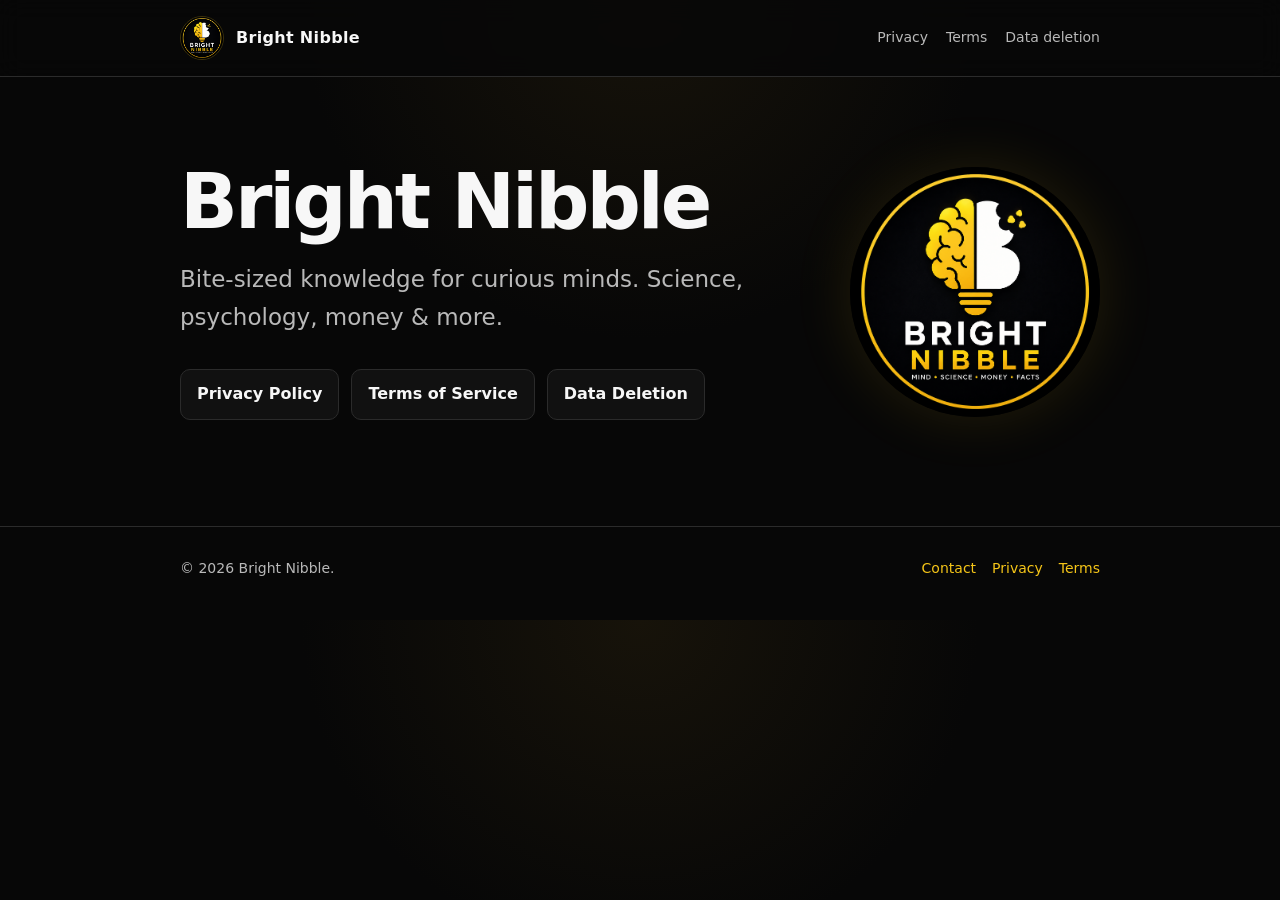
<file: index.html>
<!doctype html>
<html lang="en">
<head>
  <meta charset="utf-8">
  <meta name="viewport" content="width=device-width, initial-scale=1">
  <meta name="description" content="Bright Nibble — bite-sized knowledge for curious minds. Science, psychology, money and more.">
  <title>Bright Nibble</title>
  <link rel="stylesheet" href="/assets/styles.css">
  <link rel="icon" href="/assets/logo.png">
</head>
<body>
  <header class="site-header">
    <div class="header-inner">
      <a class="brand" href="/"><img src="/assets/logo.png" alt="Bright Nibble logo"><span>Bright Nibble</span></a>
      <nav aria-label="Main navigation">
        <a href="/privacy/">Privacy</a>
        <a href="/terms/">Terms</a>
        <a href="/data-deletion/">Data deletion</a>
      </nav>
    </div>
  </header>
  <main>
    <section class="hero">
      <div class="hero-grid">
        <div>
          <h1>Bright Nibble</h1>
          <p>Bite-sized knowledge for curious minds. Science, psychology, money &amp; more.</p>
          <div class="links">
            <a class="button" href="/privacy/">Privacy Policy</a>
            <a class="button" href="/terms/">Terms of Service</a>
            <a class="button" href="/data-deletion/">Data Deletion</a>
          </div>
        </div>
        <img class="hero-logo" src="/assets/logo.png" alt="Bright Nibble logo">
      </div>
    </section>
  </main>
  <footer>
    <div class="footer-inner">
      <span>&copy; 2026 Bright Nibble.</span>
      <div class="footer-links"><a href="mailto:brightnibble99@gmail.com">Contact</a><a href="/privacy/">Privacy</a><a href="/terms/">Terms</a></div>
    </div>
  </footer>
</body>
</html>
</file>
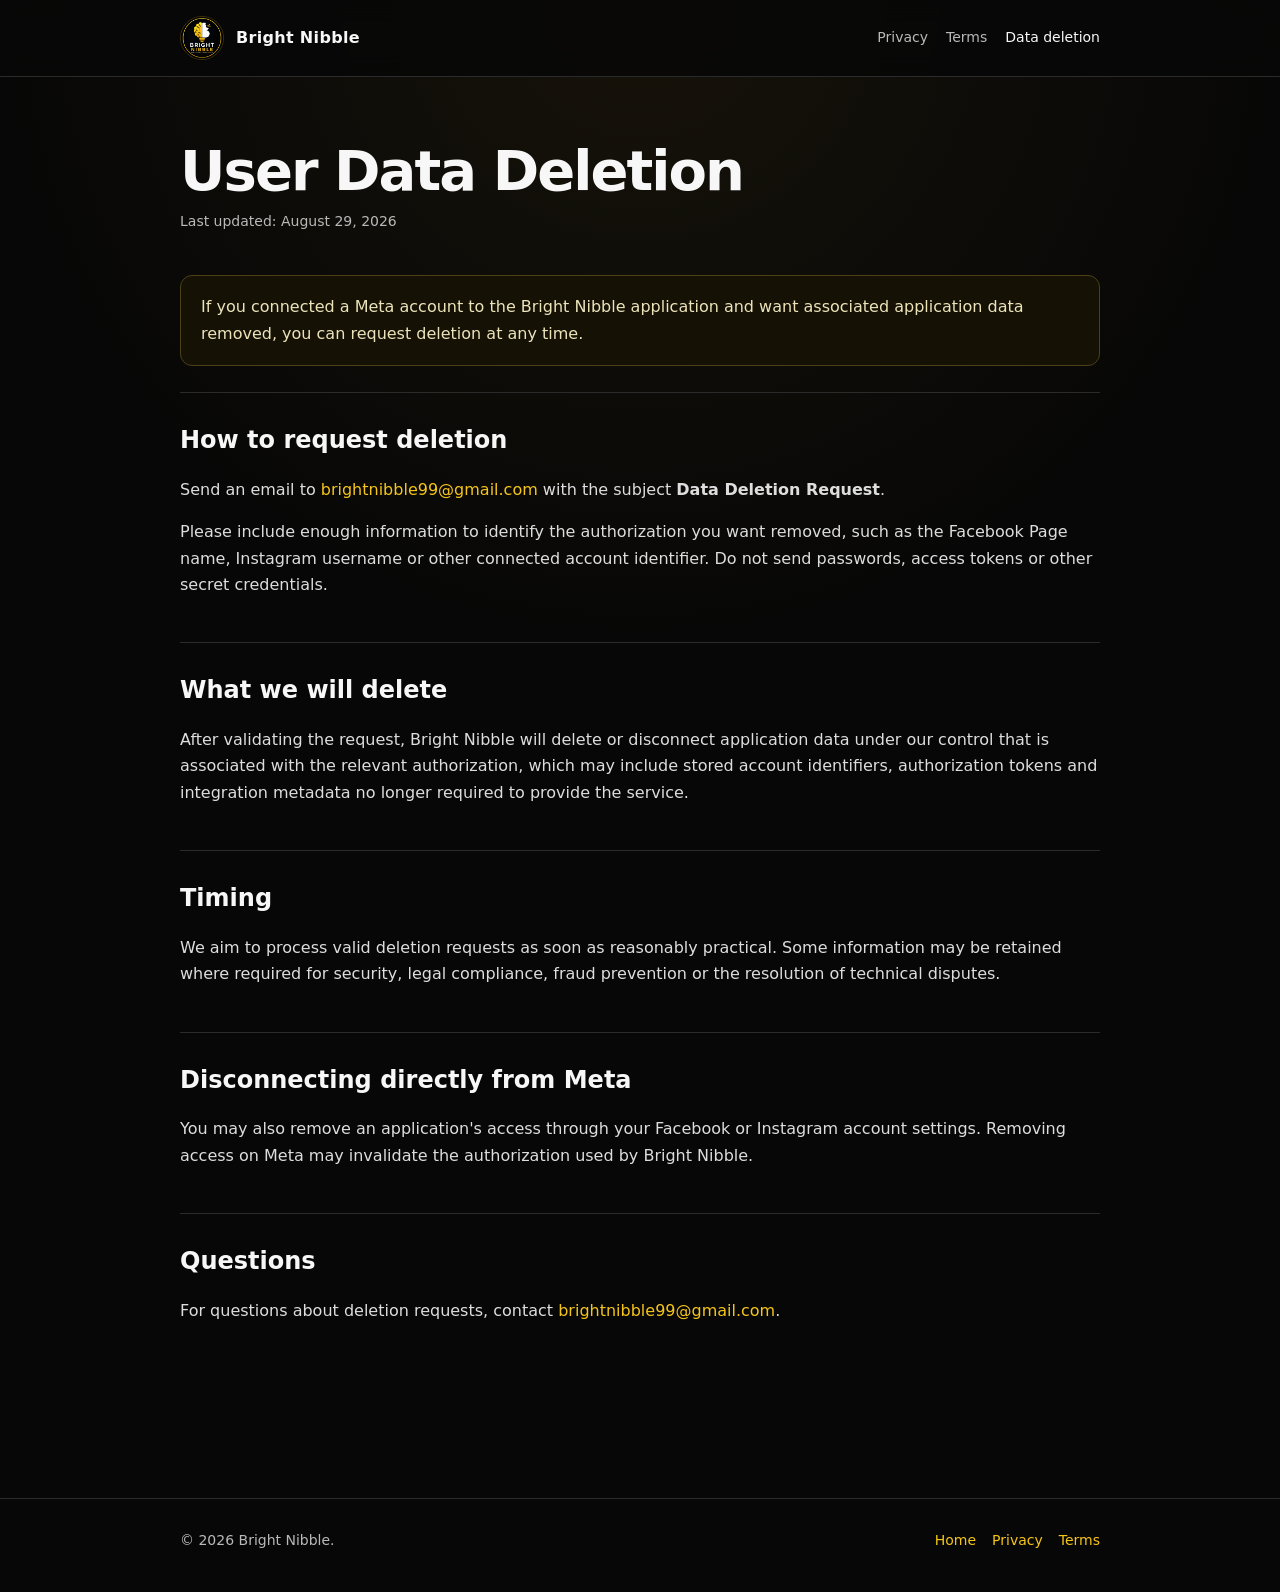
<file: data-deletion/index.html>
<!doctype html>
<html lang="en">
<head>
  <meta charset="utf-8">
  <meta name="viewport" content="width=device-width, initial-scale=1">
  <meta name="description" content="Bright Nibble user data deletion instructions">
  <title>Data Deletion — Bright Nibble</title>
  <link rel="stylesheet" href="/assets/styles.css">
  <link rel="icon" href="/assets/logo.png">
</head>
<body>
  <header class="site-header"><div class="header-inner"><a class="brand" href="/"><img src="/assets/logo.png" alt="Bright Nibble logo"><span>Bright Nibble</span></a><nav aria-label="Main navigation"><a href="/privacy/">Privacy</a><a href="/terms/">Terms</a><a aria-current="page" href="/data-deletion/">Data deletion</a></nav></div></header>
  <main class="legal">
    <div class="legal-header"><h1>User Data Deletion</h1><div class="updated">Last updated: August 29, 2026</div></div>

    <div class="notice">If you connected a Meta account to the Bright Nibble application and want associated application data removed, you can request deletion at any time.</div>

    <section><h2>How to request deletion</h2><p>Send an email to <a href="mailto:brightnibble99@gmail.com?subject=Data%20Deletion%20Request">brightnibble99@gmail.com</a> with the subject <strong>Data Deletion Request</strong>.</p><p>Please include enough information to identify the authorization you want removed, such as the Facebook Page name, Instagram username or other connected account identifier. Do not send passwords, access tokens or other secret credentials.</p></section>

    <section><h2>What we will delete</h2><p>After validating the request, Bright Nibble will delete or disconnect application data under our control that is associated with the relevant authorization, which may include stored account identifiers, authorization tokens and integration metadata no longer required to provide the service.</p></section>

    <section><h2>Timing</h2><p>We aim to process valid deletion requests as soon as reasonably practical. Some information may be retained where required for security, legal compliance, fraud prevention or the resolution of technical disputes.</p></section>

    <section><h2>Disconnecting directly from Meta</h2><p>You may also remove an application's access through your Facebook or Instagram account settings. Removing access on Meta may invalidate the authorization used by Bright Nibble.</p></section>

    <section><h2>Questions</h2><p>For questions about deletion requests, contact <a href="mailto:brightnibble99@gmail.com">brightnibble99@gmail.com</a>.</p></section>
  </main>
  <footer><div class="footer-inner"><span>&copy; 2026 Bright Nibble.</span><div class="footer-links"><a href="/">Home</a><a href="/privacy/">Privacy</a><a href="/terms/">Terms</a></div></div></footer>
</body>
</html>
</file>
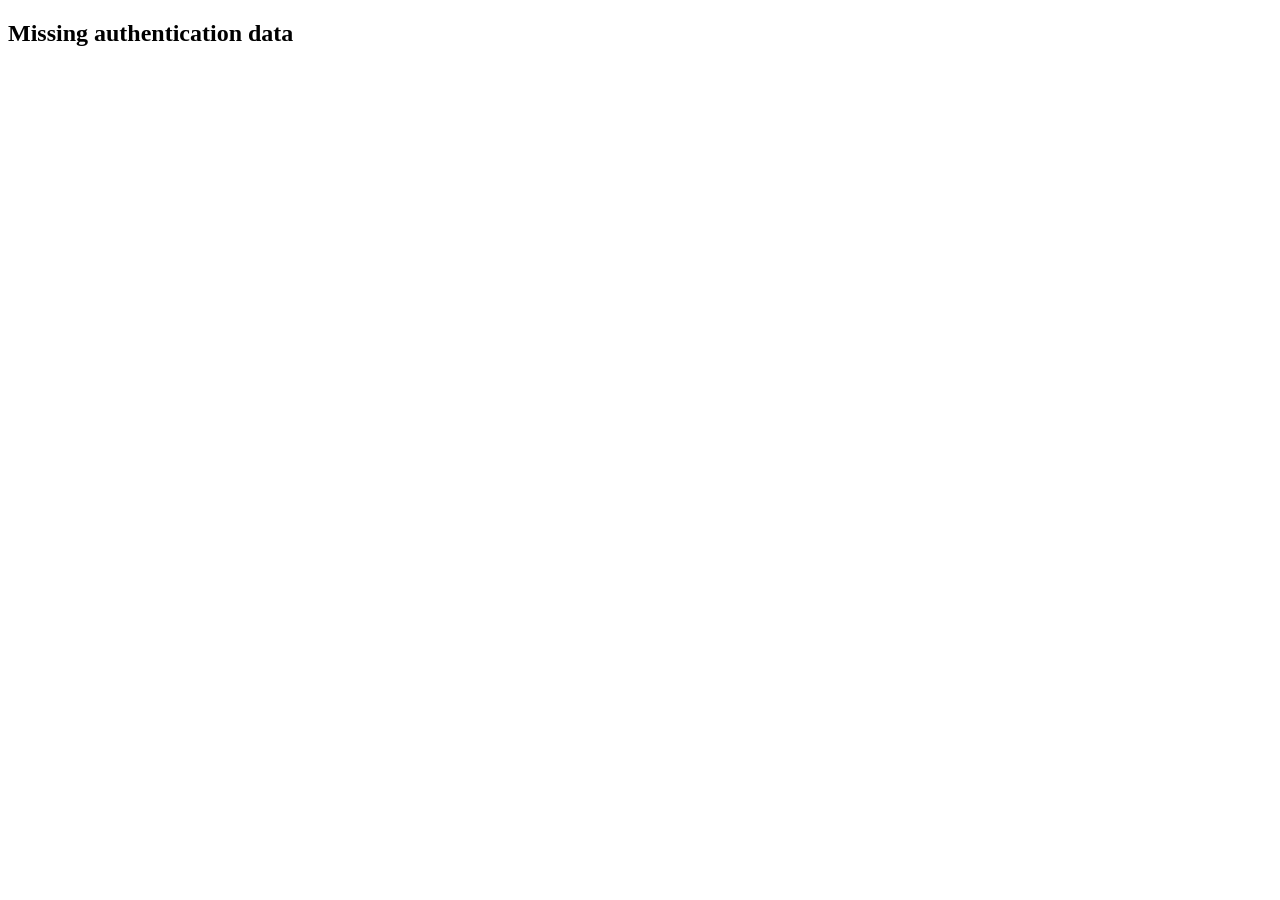
<file: facebook-callback/index.html>
<!doctype html>
<html lang="en">
<head>
  <meta charset="utf-8">
  <meta name="viewport" content="width=device-width, initial-scale=1">
  <title>Bright Nibble - Facebook Login</title>
</head>
<body>
  <p>Completing Facebook authentication...</p>

  <script>
    const params = new URLSearchParams(window.location.search);

    const code = params.get("code");
    const state = params.get("state");
    const error = params.get("error");
    const errorDescription = params.get("error_description");

    if (code && state) {
      const localUrl =
        "http://127.0.0.1:8501/Social_Connections" +
        "?code=" + encodeURIComponent(code) +
        "&state=" + encodeURIComponent(state);

      window.location.replace(localUrl);
    } else if (error) {
      document.body.innerHTML =
        "<h2>Facebook login failed</h2>" +
        "<p>" +
        (errorDescription || error) +
        "</p>";
    } else {
      document.body.innerHTML =
        "<h2>Missing authentication data</h2>";
    }
  </script>
</body>
</html>
</file>
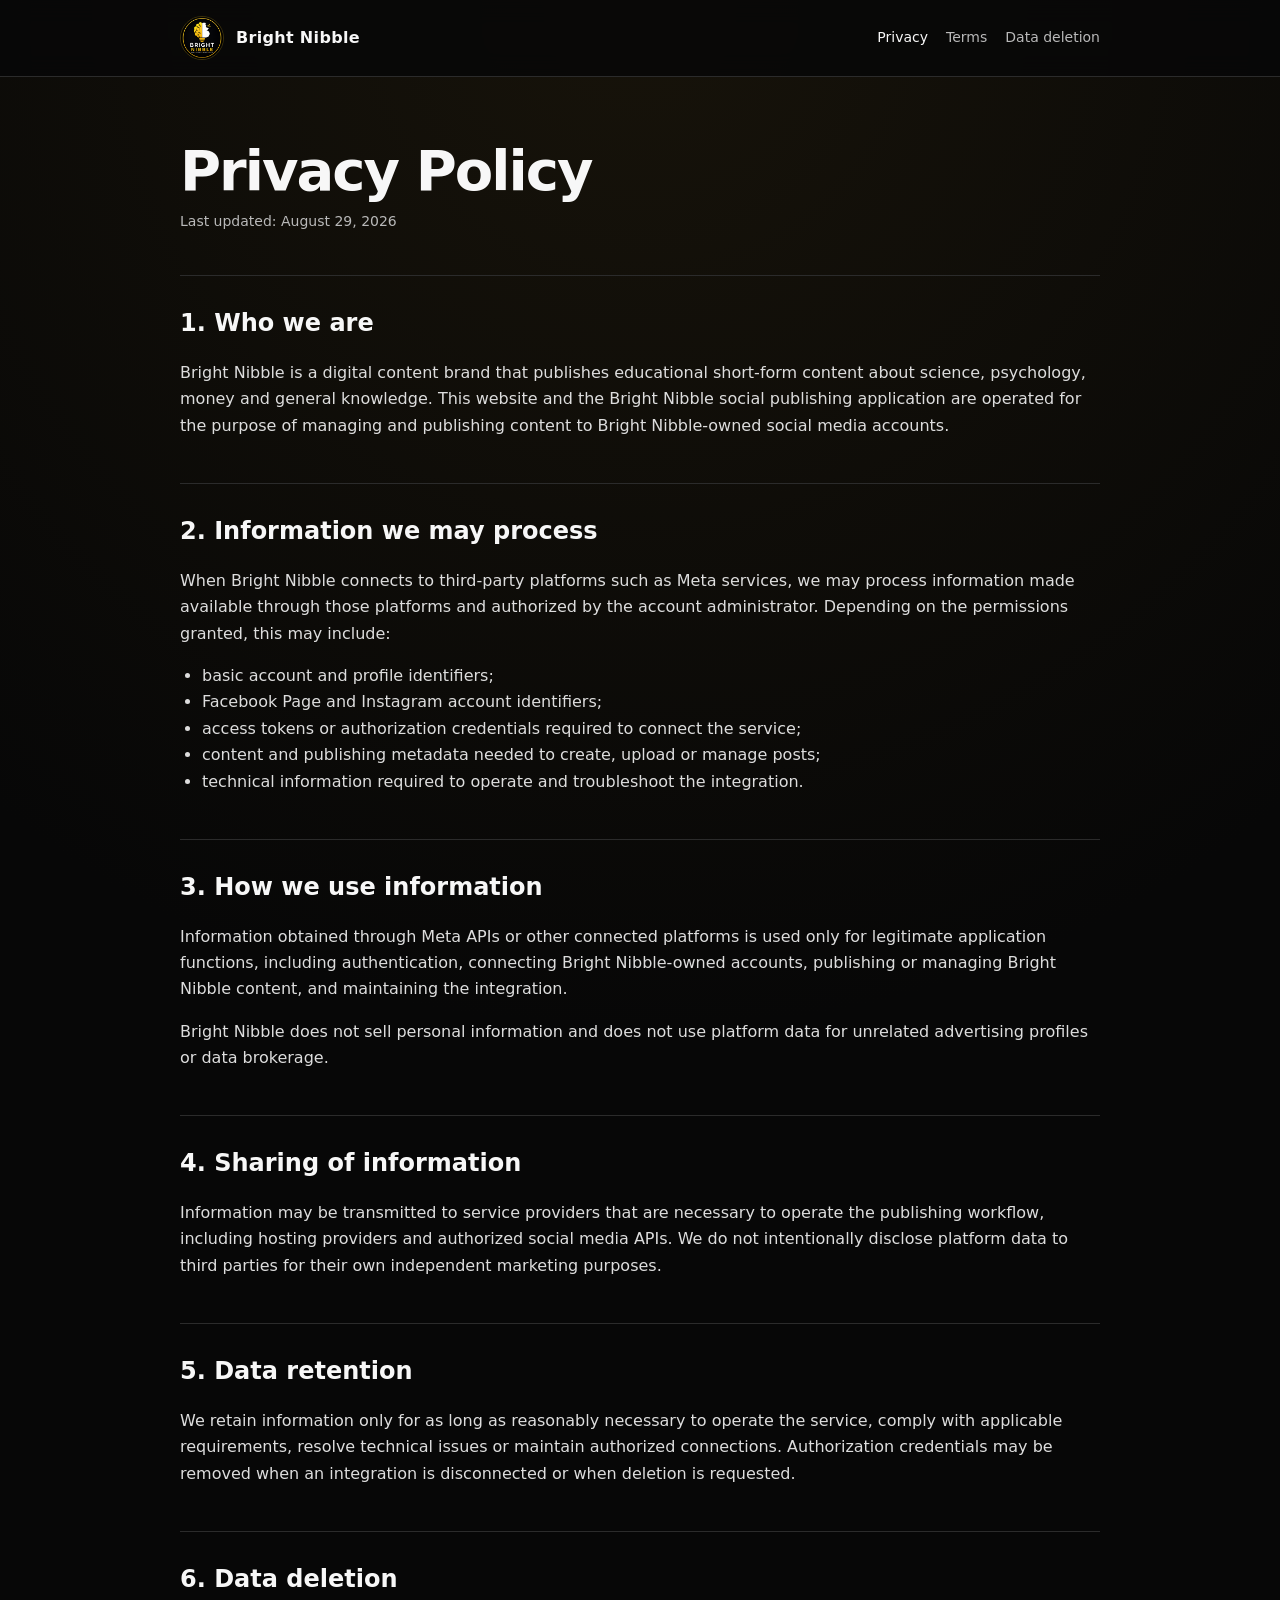
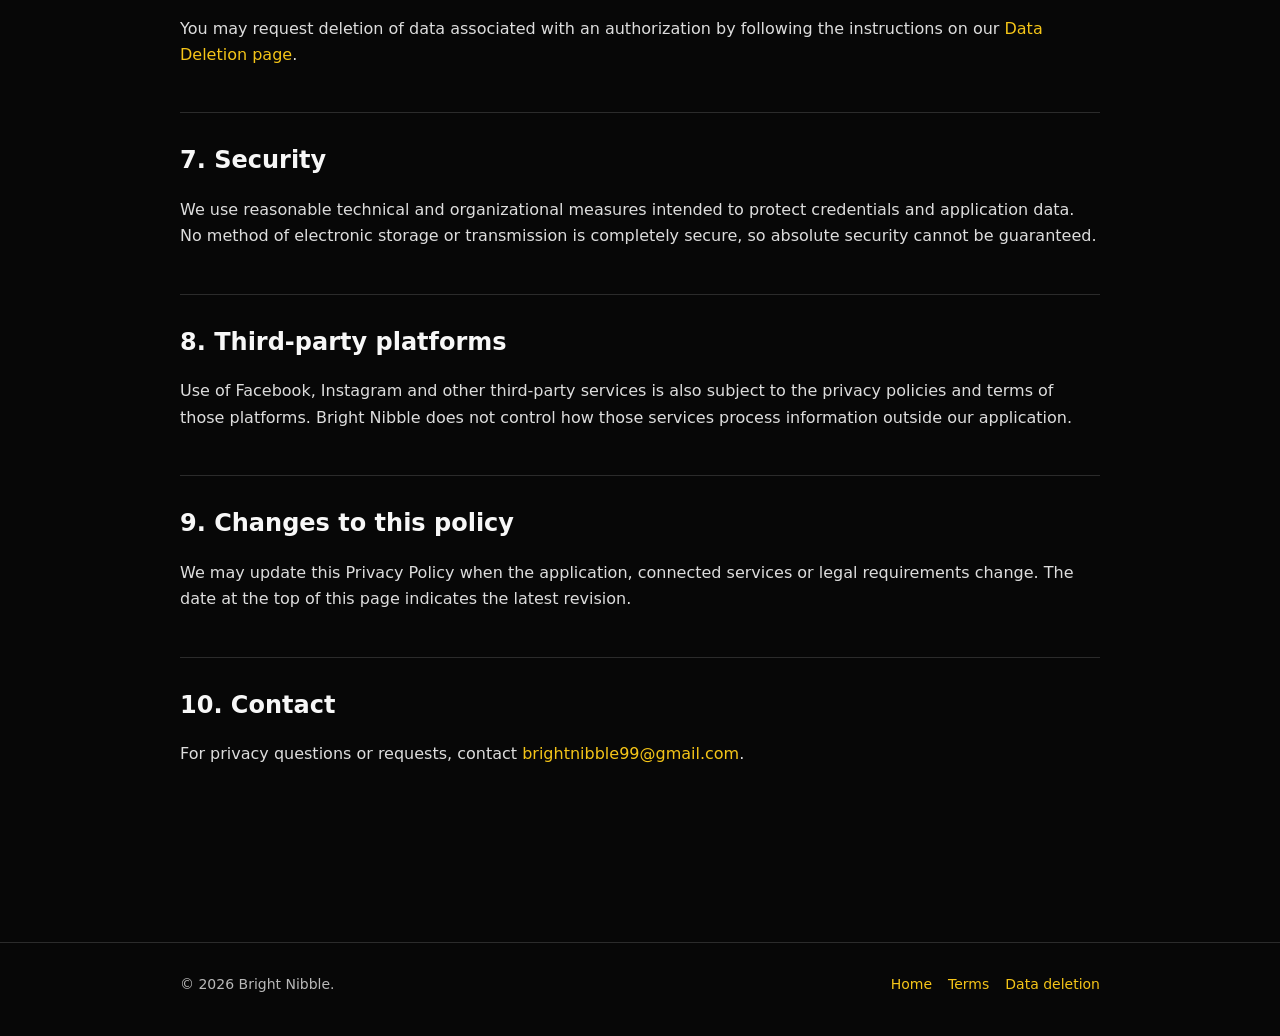
<file: privacy/index.html>
<!doctype html>
<html lang="en">
<head>
  <meta charset="utf-8">
  <meta name="viewport" content="width=device-width, initial-scale=1">
  <meta name="description" content="Bright Nibble Privacy Policy">
  <title>Privacy Policy — Bright Nibble</title>
  <link rel="stylesheet" href="/assets/styles.css">
  <link rel="icon" href="/assets/logo.png">
</head>
<body>
  <header class="site-header"><div class="header-inner"><a class="brand" href="/"><img src="/assets/logo.png" alt="Bright Nibble logo"><span>Bright Nibble</span></a><nav aria-label="Main navigation"><a aria-current="page" href="/privacy/">Privacy</a><a href="/terms/">Terms</a><a href="/data-deletion/">Data deletion</a></nav></div></header>
  <main class="legal">
    <div class="legal-header"><h1>Privacy Policy</h1><div class="updated">Last updated: August 29, 2026</div></div>

    <section><h2>1. Who we are</h2><p>Bright Nibble is a digital content brand that publishes educational short-form content about science, psychology, money and general knowledge. This website and the Bright Nibble social publishing application are operated for the purpose of managing and publishing content to Bright Nibble-owned social media accounts.</p></section>

    <section><h2>2. Information we may process</h2><p>When Bright Nibble connects to third-party platforms such as Meta services, we may process information made available through those platforms and authorized by the account administrator. Depending on the permissions granted, this may include:</p><ul><li>basic account and profile identifiers;</li><li>Facebook Page and Instagram account identifiers;</li><li>access tokens or authorization credentials required to connect the service;</li><li>content and publishing metadata needed to create, upload or manage posts;</li><li>technical information required to operate and troubleshoot the integration.</li></ul></section>

    <section><h2>3. How we use information</h2><p>Information obtained through Meta APIs or other connected platforms is used only for legitimate application functions, including authentication, connecting Bright Nibble-owned accounts, publishing or managing Bright Nibble content, and maintaining the integration.</p><p>Bright Nibble does not sell personal information and does not use platform data for unrelated advertising profiles or data brokerage.</p></section>

    <section><h2>4. Sharing of information</h2><p>Information may be transmitted to service providers that are necessary to operate the publishing workflow, including hosting providers and authorized social media APIs. We do not intentionally disclose platform data to third parties for their own independent marketing purposes.</p></section>

    <section><h2>5. Data retention</h2><p>We retain information only for as long as reasonably necessary to operate the service, comply with applicable requirements, resolve technical issues or maintain authorized connections. Authorization credentials may be removed when an integration is disconnected or when deletion is requested.</p></section>

    <section><h2>6. Data deletion</h2><p>You may request deletion of data associated with an authorization by following the instructions on our <a href="/data-deletion/">Data Deletion page</a>.</p></section>

    <section><h2>7. Security</h2><p>We use reasonable technical and organizational measures intended to protect credentials and application data. No method of electronic storage or transmission is completely secure, so absolute security cannot be guaranteed.</p></section>

    <section><h2>8. Third-party platforms</h2><p>Use of Facebook, Instagram and other third-party services is also subject to the privacy policies and terms of those platforms. Bright Nibble does not control how those services process information outside our application.</p></section>

    <section><h2>9. Changes to this policy</h2><p>We may update this Privacy Policy when the application, connected services or legal requirements change. The date at the top of this page indicates the latest revision.</p></section>

    <section><h2>10. Contact</h2><p>For privacy questions or requests, contact <a href="mailto:brightnibble99@gmail.com">brightnibble99@gmail.com</a>.</p></section>
  </main>
  <footer><div class="footer-inner"><span>&copy; 2026 Bright Nibble.</span><div class="footer-links"><a href="/">Home</a><a href="/terms/">Terms</a><a href="/data-deletion/">Data deletion</a></div></div></footer>
</body>
</html>
</file>
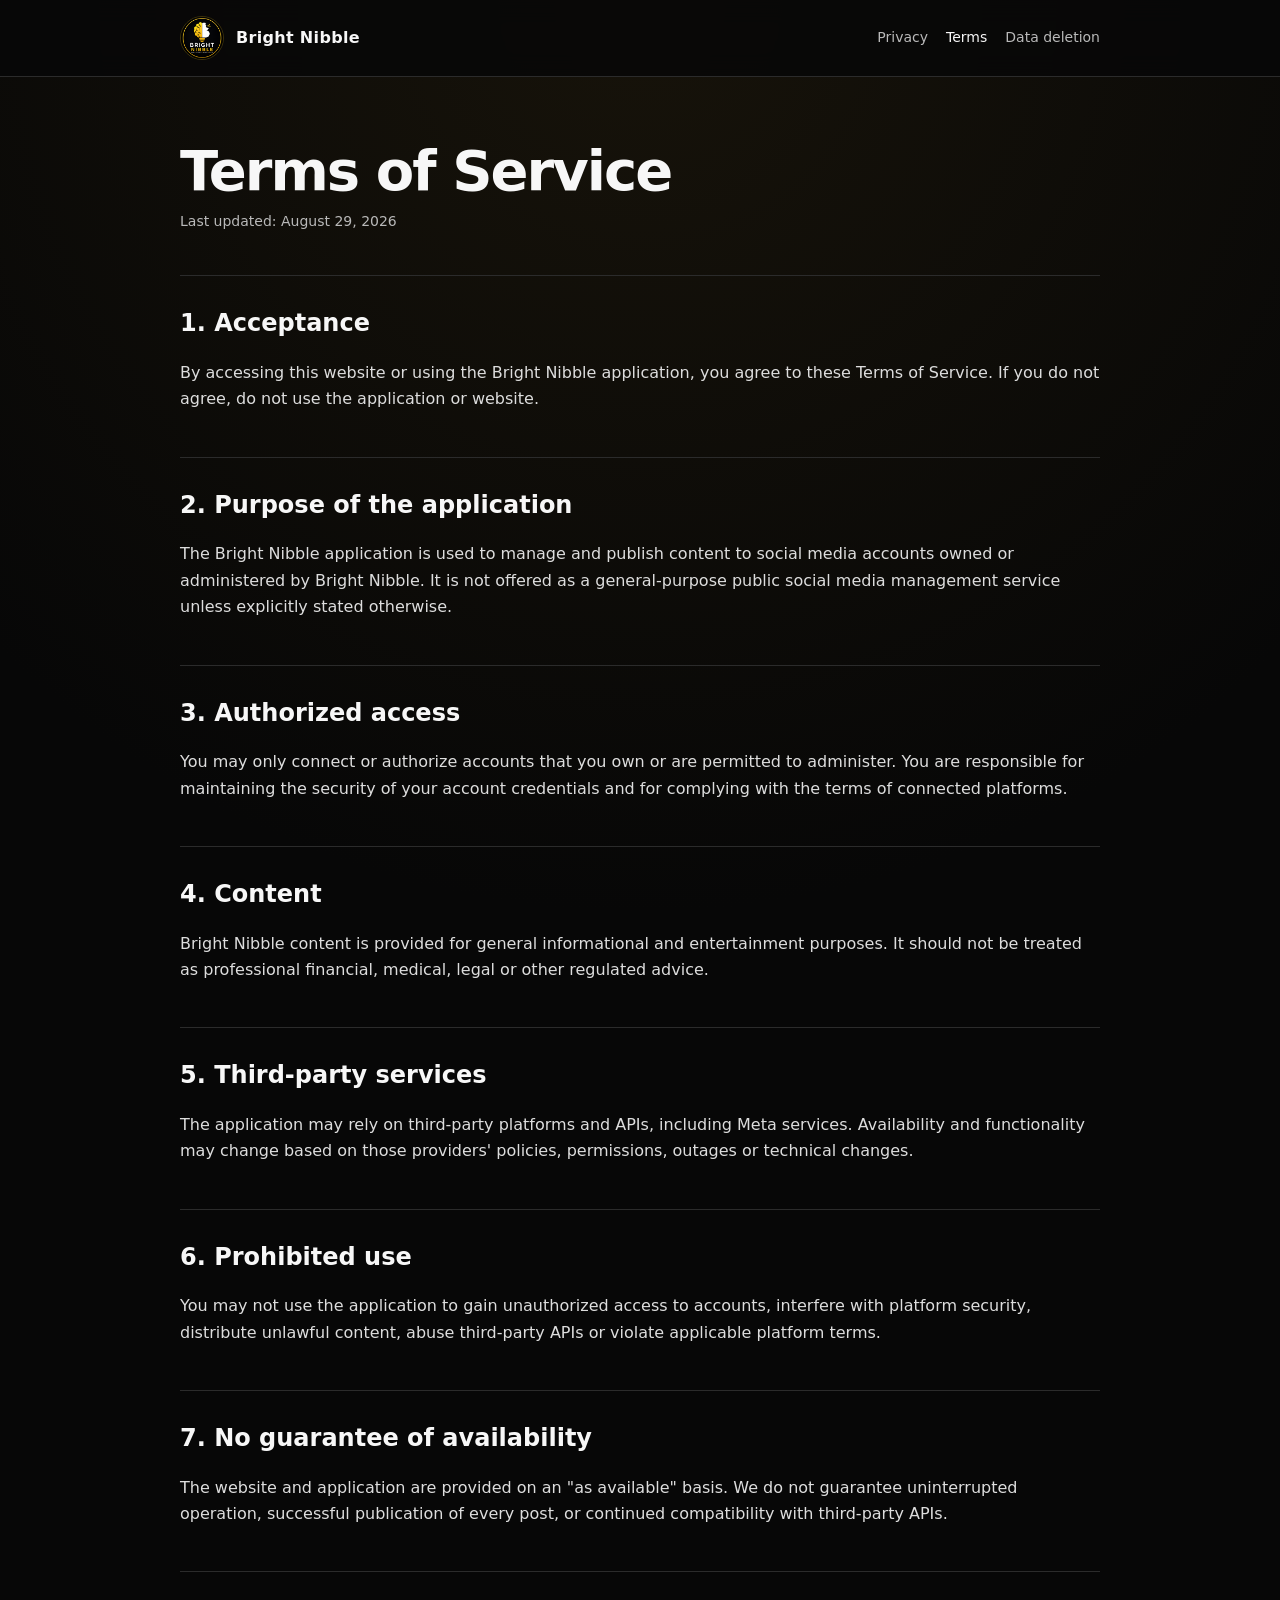
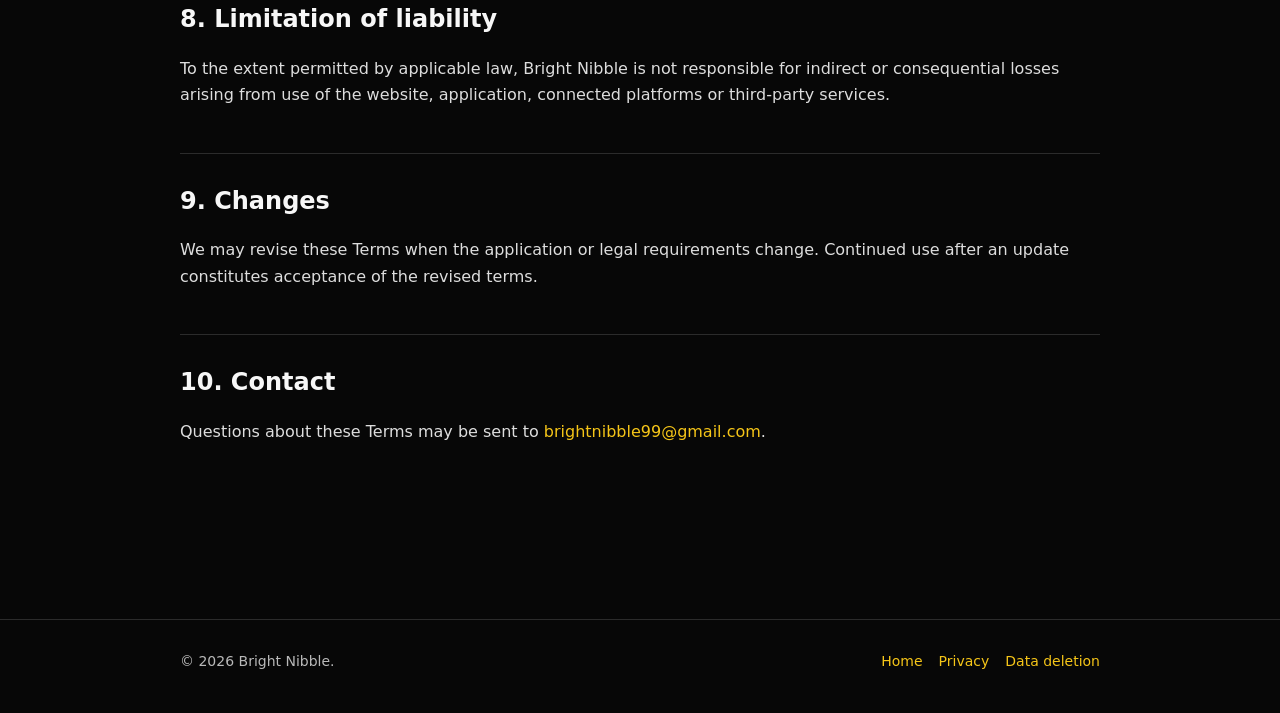
<file: terms/index.html>
<!doctype html>
<html lang="en">
<head>
  <meta charset="utf-8">
  <meta name="viewport" content="width=device-width, initial-scale=1">
  <meta name="description" content="Bright Nibble Terms of Service">
  <title>Terms of Service — Bright Nibble</title>
  <link rel="stylesheet" href="/assets/styles.css">
  <link rel="icon" href="/assets/logo.png">
</head>
<body>
  <header class="site-header"><div class="header-inner"><a class="brand" href="/"><img src="/assets/logo.png" alt="Bright Nibble logo"><span>Bright Nibble</span></a><nav aria-label="Main navigation"><a href="/privacy/">Privacy</a><a aria-current="page" href="/terms/">Terms</a><a href="/data-deletion/">Data deletion</a></nav></div></header>
  <main class="legal">
    <div class="legal-header"><h1>Terms of Service</h1><div class="updated">Last updated: August 29, 2026</div></div>

    <section><h2>1. Acceptance</h2><p>By accessing this website or using the Bright Nibble application, you agree to these Terms of Service. If you do not agree, do not use the application or website.</p></section>

    <section><h2>2. Purpose of the application</h2><p>The Bright Nibble application is used to manage and publish content to social media accounts owned or administered by Bright Nibble. It is not offered as a general-purpose public social media management service unless explicitly stated otherwise.</p></section>

    <section><h2>3. Authorized access</h2><p>You may only connect or authorize accounts that you own or are permitted to administer. You are responsible for maintaining the security of your account credentials and for complying with the terms of connected platforms.</p></section>

    <section><h2>4. Content</h2><p>Bright Nibble content is provided for general informational and entertainment purposes. It should not be treated as professional financial, medical, legal or other regulated advice.</p></section>

    <section><h2>5. Third-party services</h2><p>The application may rely on third-party platforms and APIs, including Meta services. Availability and functionality may change based on those providers' policies, permissions, outages or technical changes.</p></section>

    <section><h2>6. Prohibited use</h2><p>You may not use the application to gain unauthorized access to accounts, interfere with platform security, distribute unlawful content, abuse third-party APIs or violate applicable platform terms.</p></section>

    <section><h2>7. No guarantee of availability</h2><p>The website and application are provided on an "as available" basis. We do not guarantee uninterrupted operation, successful publication of every post, or continued compatibility with third-party APIs.</p></section>

    <section><h2>8. Limitation of liability</h2><p>To the extent permitted by applicable law, Bright Nibble is not responsible for indirect or consequential losses arising from use of the website, application, connected platforms or third-party services.</p></section>

    <section><h2>9. Changes</h2><p>We may revise these Terms when the application or legal requirements change. Continued use after an update constitutes acceptance of the revised terms.</p></section>

    <section><h2>10. Contact</h2><p>Questions about these Terms may be sent to <a href="mailto:brightnibble99@gmail.com">brightnibble99@gmail.com</a>.</p></section>
  </main>
  <footer><div class="footer-inner"><span>&copy; 2026 Bright Nibble.</span><div class="footer-links"><a href="/">Home</a><a href="/privacy/">Privacy</a><a href="/data-deletion/">Data deletion</a></div></div></footer>
</body>
</html>
</file>
<file: assets/styles.css>
:root {
  --bg: #070707;
  --surface: #111111;
  --surface-2: #171717;
  --text: #f7f7f7;
  --muted: #b9b9b9;
  --accent: #f5c518;
  --border: #2b2b2b;
  --max: 920px;
}

* { box-sizing: border-box; }
html { scroll-behavior: smooth; }
body {
  margin: 0;
  font-family: Inter, ui-sans-serif, system-ui, -apple-system, BlinkMacSystemFont, "Segoe UI", sans-serif;
  background: radial-gradient(circle at top, #17130a 0, var(--bg) 38%);
  color: var(--text);
  line-height: 1.65;
}

a { color: var(--accent); text-decoration: none; }
a:hover { text-decoration: underline; }

.site-header {
  border-bottom: 1px solid var(--border);
  background: rgba(7,7,7,.86);
  backdrop-filter: blur(12px);
  position: sticky;
  top: 0;
  z-index: 10;
}
.header-inner {
  width: min(var(--max), calc(100% - 32px));
  margin: 0 auto;
  min-height: 76px;
  display: flex;
  align-items: center;
  justify-content: space-between;
  gap: 24px;
}
.brand { display: flex; align-items: center; gap: 12px; color: var(--text); font-weight: 800; letter-spacing: .02em; }
.brand:hover { text-decoration: none; }
.brand img { width: 44px; height: 44px; border-radius: 50%; object-fit: cover; border: 1px solid #3b310c; }
nav { display: flex; gap: 18px; flex-wrap: wrap; font-size: 14px; }
nav a { color: var(--muted); }
nav a:hover, nav a[aria-current="page"] { color: var(--text); }

main { width: min(var(--max), calc(100% - 32px)); margin: 0 auto; }
.hero { padding: 88px 0 56px; }
.hero-grid { display: grid; grid-template-columns: 1fr 250px; align-items: center; gap: 64px; }
.hero h1 { font-size: clamp(44px, 8vw, 76px); line-height: .98; margin: 0 0 22px; letter-spacing: -.04em; }
.hero p { font-size: clamp(18px, 2.5vw, 23px); color: var(--muted); max-width: 650px; margin: 0; }
.hero-logo { width: 100%; border-radius: 50%; box-shadow: 0 0 60px rgba(245,197,24,.12); }

.links { display: flex; flex-wrap: wrap; gap: 12px; margin-top: 32px; }
.button {
  display: inline-flex;
  padding: 11px 16px;
  border: 1px solid var(--border);
  border-radius: 10px;
  background: var(--surface);
  color: var(--text);
  font-weight: 650;
}
.button:hover { border-color: #5f5018; text-decoration: none; }

.legal { padding: 64px 0 80px; }
.legal-header { margin-bottom: 42px; }
.legal h1 { font-size: clamp(36px, 6vw, 56px); line-height: 1.06; letter-spacing: -.035em; margin: 0 0 10px; }
.updated { color: var(--muted); font-size: 14px; }
.legal section { padding: 28px 0; border-top: 1px solid var(--border); }
.legal h2 { margin: 0 0 10px; font-size: 24px; }
.legal h3 { margin: 22px 0 8px; font-size: 18px; }
.legal p, .legal li { color: #dddddd; }
.legal ul { padding-left: 22px; }
.notice {
  margin: 26px 0;
  padding: 18px 20px;
  border: 1px solid #4b4017;
  background: #151205;
  border-radius: 12px;
  color: #ece3ba;
}

footer { border-top: 1px solid var(--border); margin-top: 50px; }
.footer-inner {
  width: min(var(--max), calc(100% - 32px));
  margin: 0 auto;
  padding: 30px 0 40px;
  color: var(--muted);
  font-size: 14px;
  display: flex;
  justify-content: space-between;
  gap: 20px;
  flex-wrap: wrap;
}
.footer-links { display: flex; gap: 16px; flex-wrap: wrap; }

@media (max-width: 760px) {
  .header-inner { min-height: auto; padding: 14px 0; align-items: flex-start; flex-direction: column; gap: 10px; }
  nav { gap: 12px; }
  .hero { padding-top: 56px; }
  .hero-grid { grid-template-columns: 1fr; gap: 34px; }
  .hero-logo { width: 190px; order: -1; }
}
</file>
